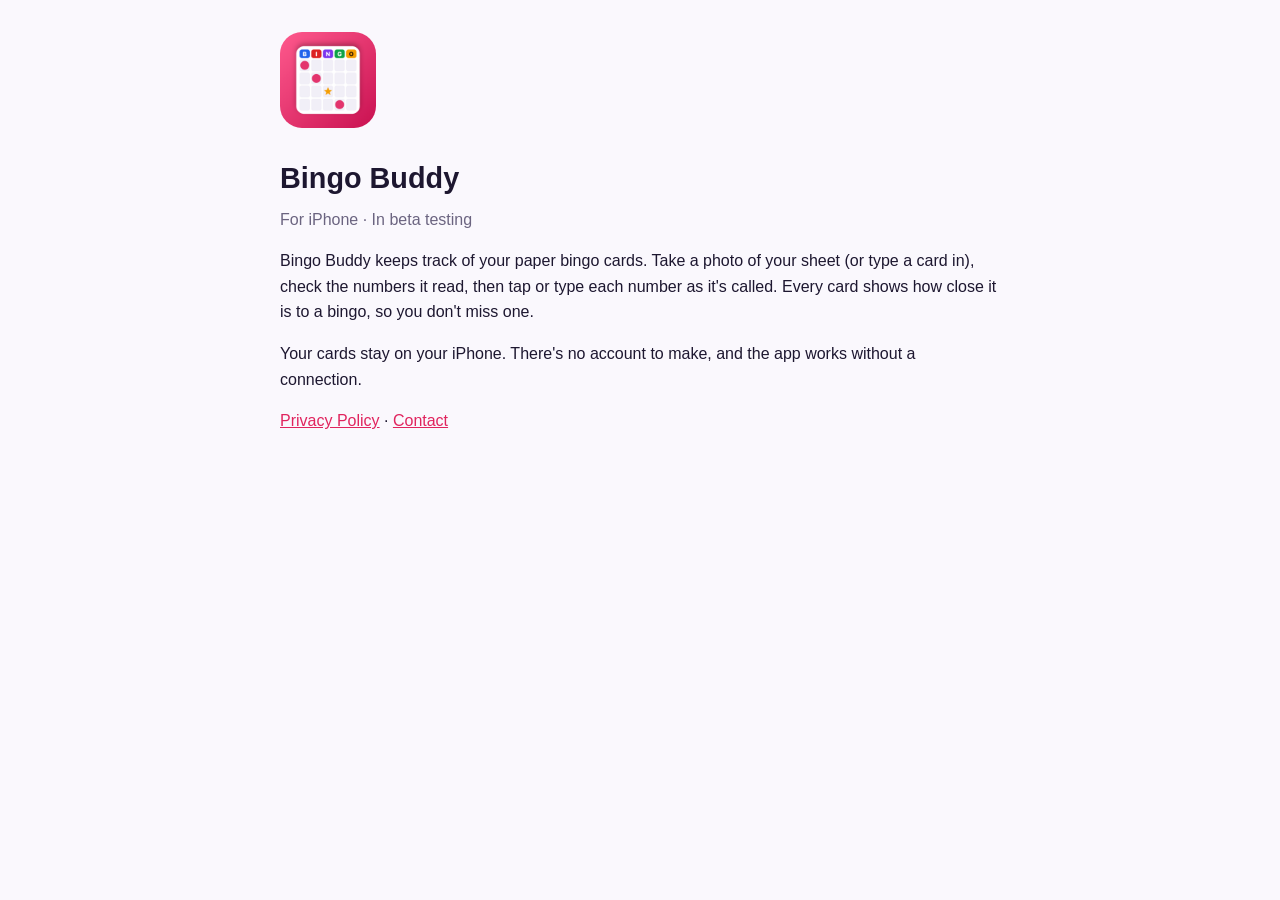
<file: index.html>
<!DOCTYPE html>
<html lang="en">
<head>
<meta charset="utf-8">
<meta name="viewport" content="width=device-width, initial-scale=1">
<title>Bingo Buddy</title>
<link rel="stylesheet" href="style.css">
</head>
<body>
<img class="icon" src="icon.png" alt="">
<h1>Bingo Buddy</h1>
<p class="meta">For iPhone · In beta testing</p>

<p>Bingo Buddy keeps track of your paper bingo cards. Take a photo of your sheet (or type a card in), check the numbers it read, then tap or type each number as it's called. Every card shows how close it is to a bingo, so you don't miss one.</p>
<p>Your cards stay on your iPhone. There's no account to make, and the app works without a connection.</p>

<p><a href="privacy/">Privacy Policy</a> · <a href="mailto:napalmdest54@gmail.com">Contact</a></p>
</body>
</html>
</file>
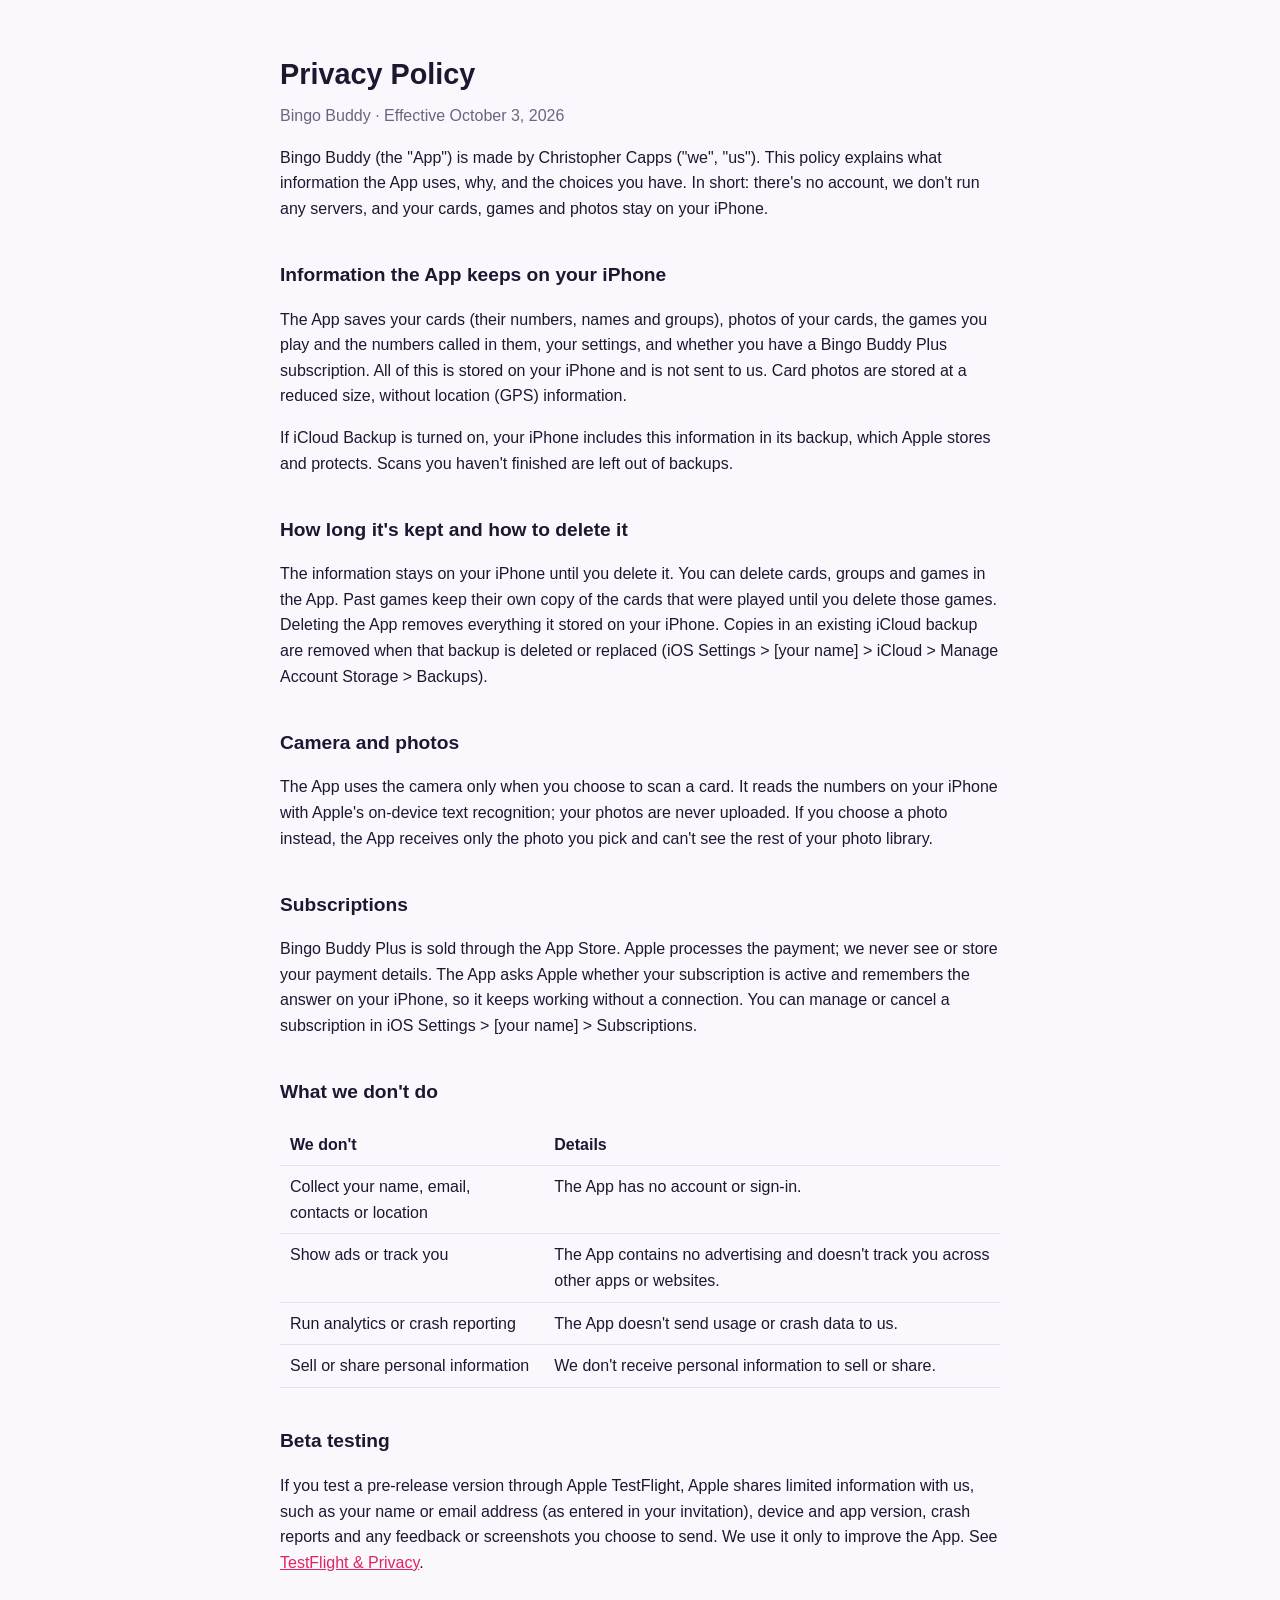
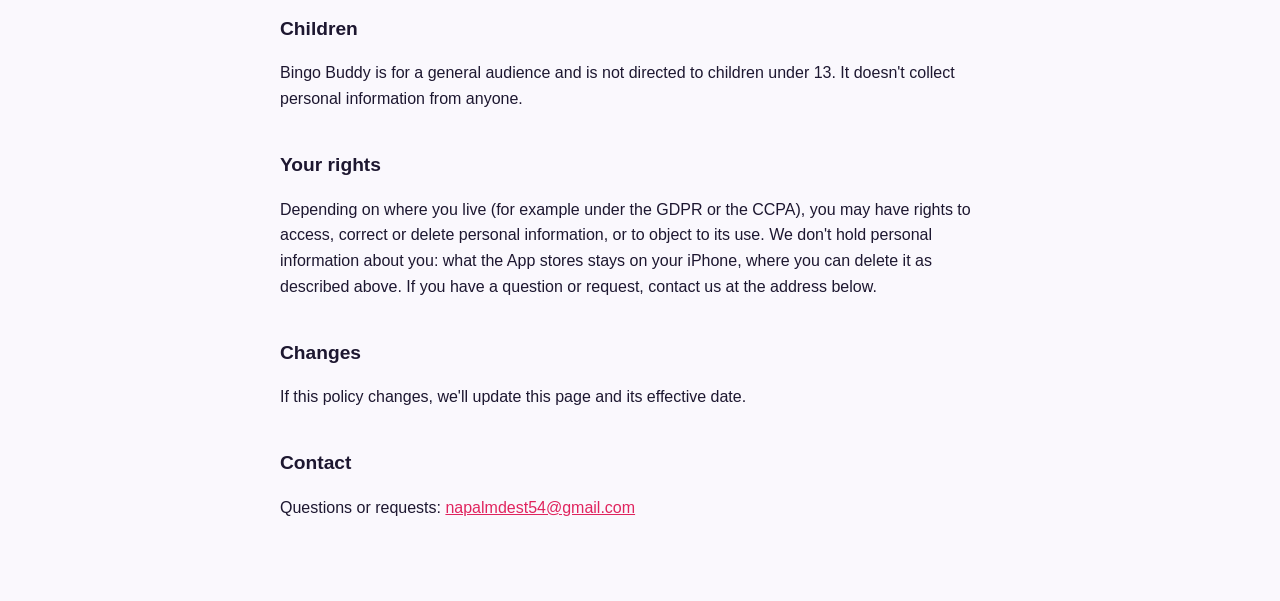
<file: privacy/index.html>
<!DOCTYPE html>
<html lang="en">
<head>
<meta charset="utf-8">
<meta name="viewport" content="width=device-width, initial-scale=1">
<title>Bingo Buddy: Privacy Policy</title>
<link rel="stylesheet" href="../style.css">
</head>
<body>
<h1>Privacy Policy</h1>
<p class="meta">Bingo Buddy · Effective October 3, 2026</p>

<p>Bingo Buddy (the "App") is made by Christopher Capps ("we", "us"). This policy explains what information the App uses, why, and the choices you have. In short: there's no account, we don't run any servers, and your cards, games and photos stay on your iPhone.</p>

<h2>Information the App keeps on your iPhone</h2>
<p>The App saves your cards (their numbers, names and groups), photos of your cards, the games you play and the numbers called in them, your settings, and whether you have a Bingo Buddy Plus subscription. All of this is stored on your iPhone and is not sent to us. Card photos are stored at a reduced size, without location (GPS) information.</p>
<p>If iCloud Backup is turned on, your iPhone includes this information in its backup, which Apple stores and protects. Scans you haven't finished are left out of backups.</p>

<h2>How long it's kept and how to delete it</h2>
<p>The information stays on your iPhone until you delete it. You can delete cards, groups and games in the App. Past games keep their own copy of the cards that were played until you delete those games. Deleting the App removes everything it stored on your iPhone. Copies in an existing iCloud backup are removed when that backup is deleted or replaced (iOS Settings &gt; [your name] &gt; iCloud &gt; Manage Account Storage &gt; Backups).</p>

<h2>Camera and photos</h2>
<p>The App uses the camera only when you choose to scan a card. It reads the numbers on your iPhone with Apple's on-device text recognition; your photos are never uploaded. If you choose a photo instead, the App receives only the photo you pick and can't see the rest of your photo library.</p>

<h2>Subscriptions</h2>
<p>Bingo Buddy Plus is sold through the App Store. Apple processes the payment; we never see or store your payment details. The App asks Apple whether your subscription is active and remembers the answer on your iPhone, so it keeps working without a connection. You can manage or cancel a subscription in iOS Settings &gt; [your name] &gt; Subscriptions.</p>

<h2>What we don't do</h2>
<table>
  <tr><th>We don't</th><th>Details</th></tr>
  <tr><td>Collect your name, email, contacts or location</td><td>The App has no account or sign-in.</td></tr>
  <tr><td>Show ads or track you</td><td>The App contains no advertising and doesn't track you across other apps or websites.</td></tr>
  <tr><td>Run analytics or crash reporting</td><td>The App doesn't send usage or crash data to us.</td></tr>
  <tr><td>Sell or share personal information</td><td>We don't receive personal information to sell or share.</td></tr>
</table>

<h2>Beta testing</h2>
<p>If you test a pre-release version through Apple TestFlight, Apple shares limited information with us, such as your name or email address (as entered in your invitation), device and app version, crash reports and any feedback or screenshots you choose to send. We use it only to improve the App. See <a href="https://www.apple.com/legal/privacy/data/en/test-flight/">TestFlight &amp; Privacy</a>.</p>

<h2>Children</h2>
<p>Bingo Buddy is for a general audience and is not directed to children under 13. It doesn't collect personal information from anyone.</p>

<h2>Your rights</h2>
<p>Depending on where you live (for example under the GDPR or the CCPA), you may have rights to access, correct or delete personal information, or to object to its use. We don't hold personal information about you: what the App stores stays on your iPhone, where you can delete it as described above. If you have a question or request, contact us at the address below.</p>

<h2>Changes</h2>
<p>If this policy changes, we'll update this page and its effective date.</p>

<h2>Contact</h2>
<p>Questions or requests: <a href="mailto:napalmdest54@gmail.com">napalmdest54@gmail.com</a></p>
</body>
</html>
</file>
<file: style.css>
:root { --text: #1d1730; --muted: #6b6480; --brand: #e0245e; --bg: #faf8fd; --rule: #e4e1ec; }
@media (prefers-color-scheme: dark) {
  :root { --text: #f3f0fa; --muted: #a9a3bd; --brand: #ff4f86; --bg: #15121f; --rule: #3a3550; }
}
body { font-family: -apple-system, BlinkMacSystemFont, "Segoe UI", Roboto, sans-serif; max-width: 720px; margin: 0 auto;
       padding: 32px 20px 64px; line-height: 1.6; color: var(--text); background: var(--bg); }
h1 { font-size: 1.8em; margin-bottom: 0.2em; }
h2 { font-size: 1.2em; margin-top: 2em; }
.meta { color: var(--muted); margin-top: 0; }
a { color: var(--brand); }
table { border-collapse: collapse; width: 100%; margin: 1em 0; }
th, td { text-align: left; vertical-align: top; padding: 8px 10px; border-bottom: 1px solid var(--rule); }
.icon { width: 96px; height: 96px; border-radius: 22px; }
</file>
